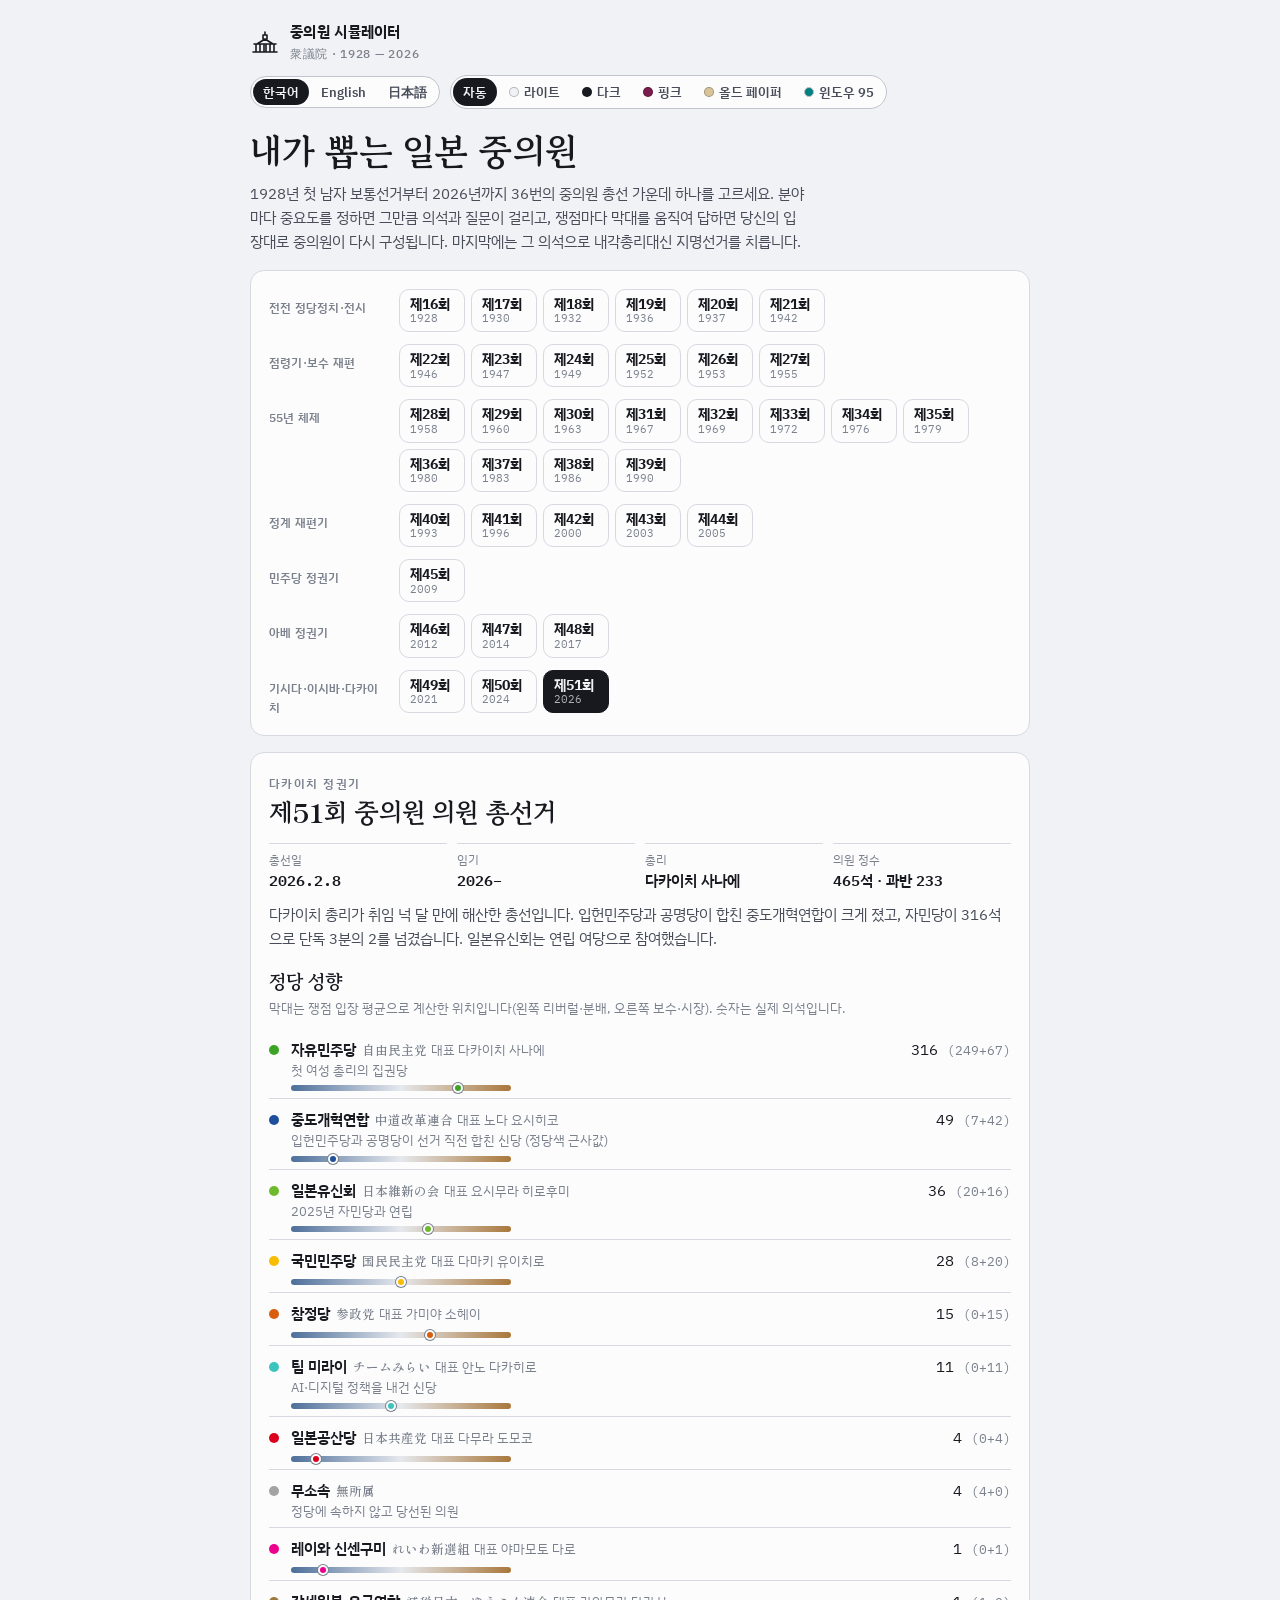
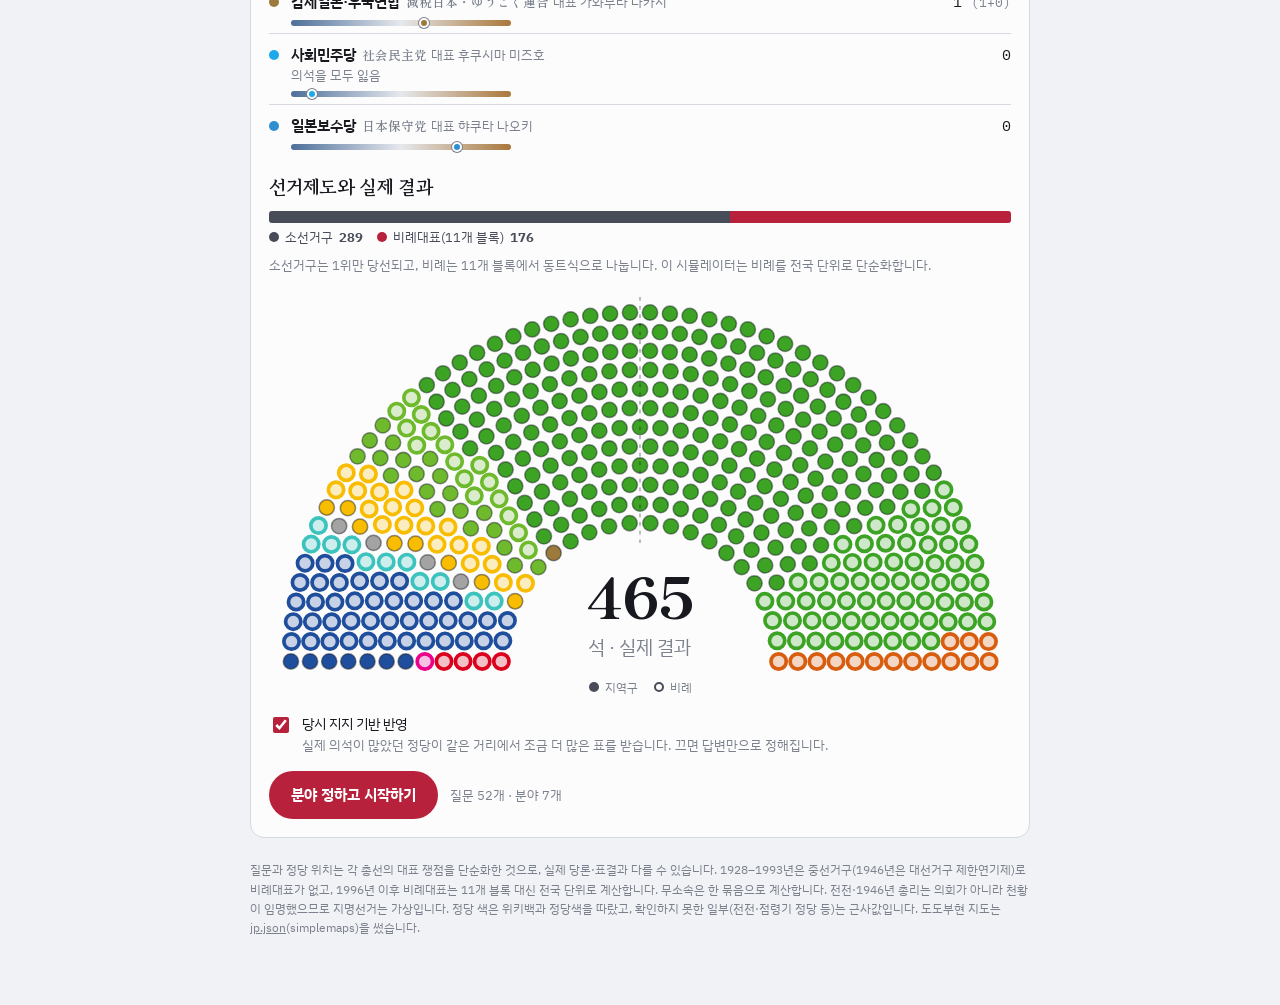
<file: index.html>
<!doctype html>
<html lang="ko">
<head>
<meta charset="utf-8">
<meta name="viewport" content="width=device-width,initial-scale=1,viewport-fit=cover">
<title>중의원 시뮬레이터</title>
<meta name="description" content="1928–2026 일본 중의원 총선 36회를 내 입장으로 다시 치르는 시뮬레이터. 반원 의석, 내각총리대신 지명선거, 도도부현 지도.">
<link rel="alternate" hreflang="ko" href="./">
<link rel="alternate" hreflang="en" href="en.html">
<link rel="alternate" hreflang="ja" href="ja.html">
<link rel="icon" type="image/svg+xml" href="favicon/favicon.svg">
<link rel="preconnect" href="https://fonts.googleapis.com">
<link rel="preconnect" href="https://fonts.gstatic.com" crossorigin>
<link rel="stylesheet" href="https://fonts.googleapis.com/css2?family=IBM+Plex+Sans+KR:wght@400;500;600;700&family=IBM+Plex+Mono:wght@500;600&family=Shippori+Mincho+B1:wght@600;800&family=Gowun+Batang:wght@400;700&family=DotGothic16&display=swap">
<link rel="stylesheet" href="css/style.css?v=9023c475">
</head>
<body>
<!--APP-->
<div class="wrap">
  <div class="top">
    <div class="brand">
      <svg viewBox="0 0 30 24" aria-hidden="true"><path d="M3 22h24M6 22v-8M10 22v-8M14 22v-8M16 22v-8M20 22v-8M24 22v-8M4 14h22M7 14l8-5 8 5M13 9V5h4v4M15 5V2" fill="none" stroke="currentColor" stroke-width="1.6" stroke-linecap="round" stroke-linejoin="round"/></svg>
      <div>중의원 시뮬레이터<small>衆議院 · 1928 — 2026</small></div>
    </div>
    <div class="topr">
      <nav class="lang" aria-label="언어"><a href="./" hreflang="ko" lang="ko" aria-current="page">한국어</a><a href="en.html" hreflang="en" lang="en">English</a><a href="ja.html" hreflang="ja" lang="ja">日本語</a></nav>
      <div class="skin" id="skin" role="group" aria-label="테마">
        <button type="button" data-skin="auto">자동</button>
        <button type="button" data-skin="light"><i style="background:#f1f2f5"></i>라이트</button>
        <button type="button" data-skin="dark"><i style="background:#181b21"></i>다크</button>
        <button type="button" data-skin="pink"><i style="background:#7B1C4F"></i>핑크</button>
        <button type="button" data-skin="paper"><i style="background:#d9c49a"></i>올드 페이퍼</button>
        <button type="button" data-skin="win95"><i style="background:#008080;border-color:#c0c0c0"></i>윈도우 95</button>
      </div>
      <button type="button" class="link" id="toHome" hidden>총선 다시 고르기</button>
    </div>
  </div>
  <main id="app"></main>
  <p class="foot">질문과 정당 위치는 각 총선의 대표 쟁점을 단순화한 것으로, 실제 당론·표결과 다를 수 있습니다. 1928–1993년은 중선거구(1946년은 대선거구 제한연기제)로 비례대표가 없고, 1996년 이후 비례대표는 11개 블록 대신 전국 단위로 계산합니다. 무소속은 한 묶음으로 계산합니다. 전전·1946년 총리는 의회가 아니라 천황이 임명했으므로 지명선거는 가상입니다. 정당 색은 위키백과 정당색을 따랐고, 확인하지 못한 일부(전전·점령기 정당 등)는 근사값입니다. 도도부현 지도는 <a href="https://github.com/Hosain1291/jp-parliament-simulator/blob/main/jp.json" target="_blank" rel="noopener">jp.json</a>(simplemaps)을 썼습니다.</p>
</div>
<script src="js/data-elections-early.js?v=822717ca"></script>
<script src="js/data-elections.js?v=a570783b"></script>
<script src="js/data-questions.js?v=16343914"></script>
<script src="js/data-prefs.js?v=3ec0a9bf"></script>
<script src="js/data-map.js?v=0fb55bd2"></script>
<script src="js/i18n-ko.js?v=014510ab"></script>
<script src="js/i18n-apply.js?v=4cddae73"></script>
<script src="js/engine.js?v=373e9d9b"></script>
<script src="js/card.js?v=2ca61091"></script>
<script src="js/app.js?v=11504789"></script>
<!--/APP-->
</body>
</html>
</file>
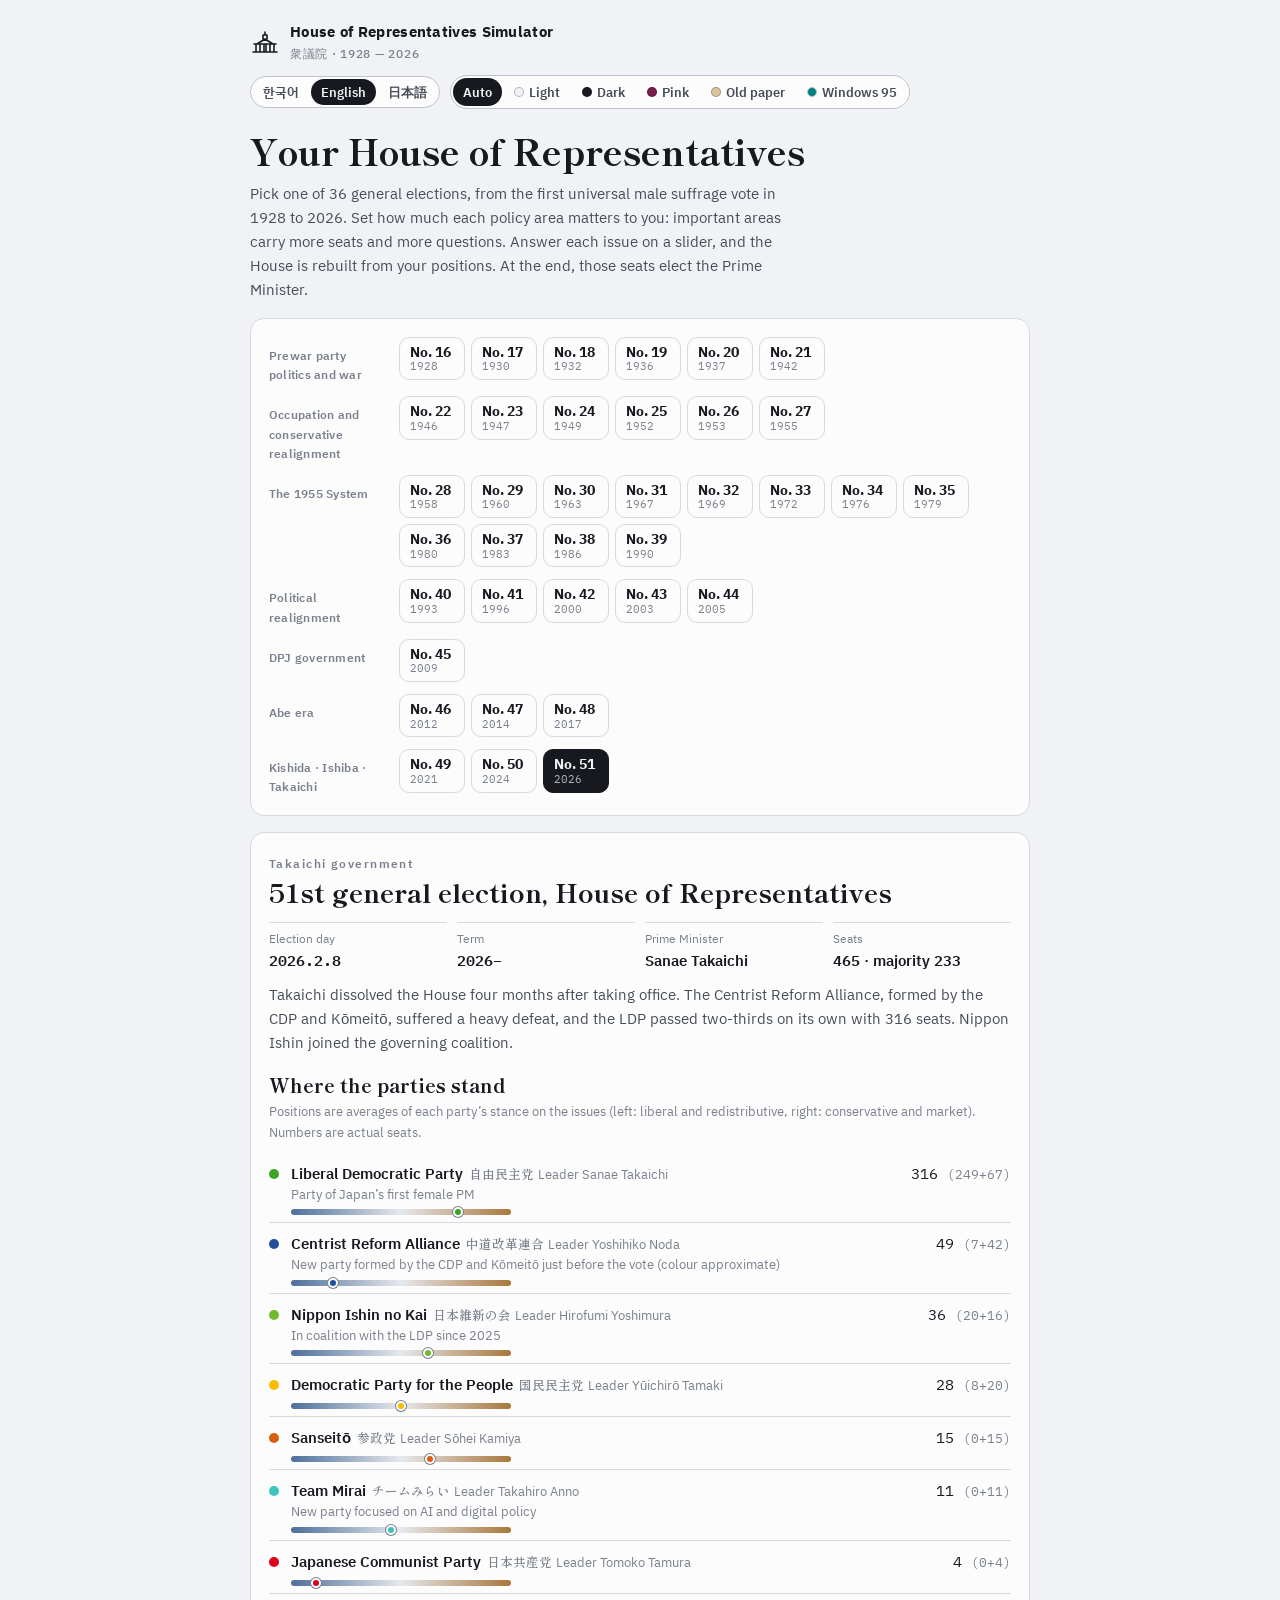
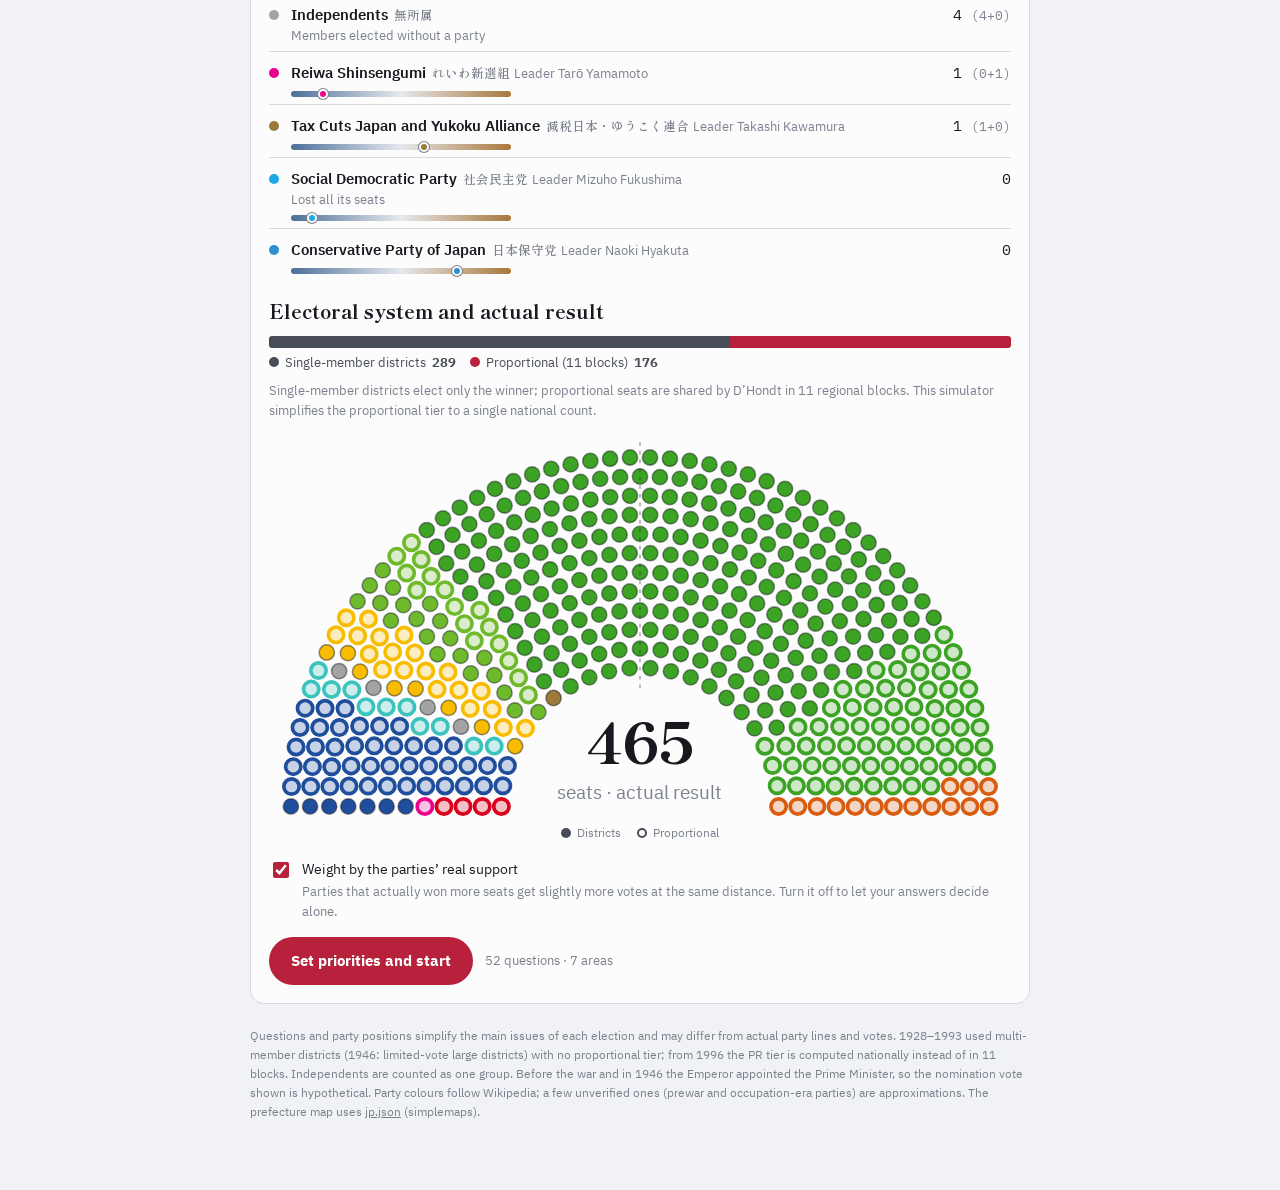
<file: en.html>
<!doctype html>
<html lang="en">
<head>
<meta charset="utf-8">
<meta name="viewport" content="width=device-width,initial-scale=1,viewport-fit=cover">
<title>House of Representatives Simulator</title>
<meta name="description" content="Re-run 36 Japanese general elections (1928–2026) with your own positions: hemicycle seats, the Prime Minister nomination vote and a prefecture map.">
<link rel="alternate" hreflang="ko" href="./">
<link rel="alternate" hreflang="en" href="en.html">
<link rel="alternate" hreflang="ja" href="ja.html">
<link rel="icon" type="image/svg+xml" href="favicon/favicon.svg">
<link rel="preconnect" href="https://fonts.googleapis.com">
<link rel="preconnect" href="https://fonts.gstatic.com" crossorigin>
<link rel="stylesheet" href="https://fonts.googleapis.com/css2?family=IBM+Plex+Sans+KR:wght@400;500;600;700&family=IBM+Plex+Mono:wght@500;600&family=Shippori+Mincho+B1:wght@600;800&family=Gowun+Batang:wght@400;700&family=DotGothic16&display=swap">
<link rel="stylesheet" href="css/style.css?v=9023c475">
</head>
<body>
<!--APP-->
<div class="wrap">
  <div class="top">
    <div class="brand">
      <svg viewBox="0 0 30 24" aria-hidden="true"><path d="M3 22h24M6 22v-8M10 22v-8M14 22v-8M16 22v-8M20 22v-8M24 22v-8M4 14h22M7 14l8-5 8 5M13 9V5h4v4M15 5V2" fill="none" stroke="currentColor" stroke-width="1.6" stroke-linecap="round" stroke-linejoin="round"/></svg>
      <div>House of Representatives Simulator<small>衆議院 · 1928 — 2026</small></div>
    </div>
    <div class="topr">
      <nav class="lang" aria-label="Language"><a href="./" hreflang="ko" lang="ko">한국어</a><a href="en.html" hreflang="en" lang="en" aria-current="page">English</a><a href="ja.html" hreflang="ja" lang="ja">日本語</a></nav>
      <div class="skin" id="skin" role="group" aria-label="Theme">
        <button type="button" data-skin="auto">Auto</button>
        <button type="button" data-skin="light"><i style="background:#f1f2f5"></i>Light</button>
        <button type="button" data-skin="dark"><i style="background:#181b21"></i>Dark</button>
        <button type="button" data-skin="pink"><i style="background:#7B1C4F"></i>Pink</button>
        <button type="button" data-skin="paper"><i style="background:#d9c49a"></i>Old paper</button>
        <button type="button" data-skin="win95"><i style="background:#008080;border-color:#c0c0c0"></i>Windows 95</button>
      </div>
      <button type="button" class="link" id="toHome" hidden>Pick another election</button>
    </div>
  </div>
  <main id="app"></main>
  <p class="foot">Questions and party positions simplify the main issues of each election and may differ from actual party lines and votes. 1928–1993 used multi-member districts (1946: limited-vote large districts) with no proportional tier; from 1996 the PR tier is computed nationally instead of in 11 blocks. Independents are counted as one group. Before the war and in 1946 the Emperor appointed the Prime Minister, so the nomination vote shown is hypothetical. Party colours follow Wikipedia; a few unverified ones (prewar and occupation-era parties) are approximations. The prefecture map uses <a href="https://github.com/Hosain1291/jp-parliament-simulator/blob/main/jp.json" target="_blank" rel="noopener">jp.json</a> (simplemaps).</p>
</div>
<script src="js/data-elections-early.js?v=822717ca"></script>
<script src="js/data-elections.js?v=a570783b"></script>
<script src="js/data-questions.js?v=16343914"></script>
<script src="js/data-prefs.js?v=3ec0a9bf"></script>
<script src="js/data-map.js?v=0fb55bd2"></script>
<script src="js/i18n-en.js?v=3814403b"></script>
<script src="js/i18n-en-data-1.js?v=47942c55"></script>
<script src="js/i18n-en-data-2.js?v=4848a7ee"></script>
<script src="js/i18n-en-q.js?v=fce5b728"></script>
<script src="js/i18n-apply.js?v=4cddae73"></script>
<script src="js/engine.js?v=373e9d9b"></script>
<script src="js/card.js?v=2ca61091"></script>
<script src="js/app.js?v=11504789"></script>
<!--/APP-->
</body>
</html>
</file>
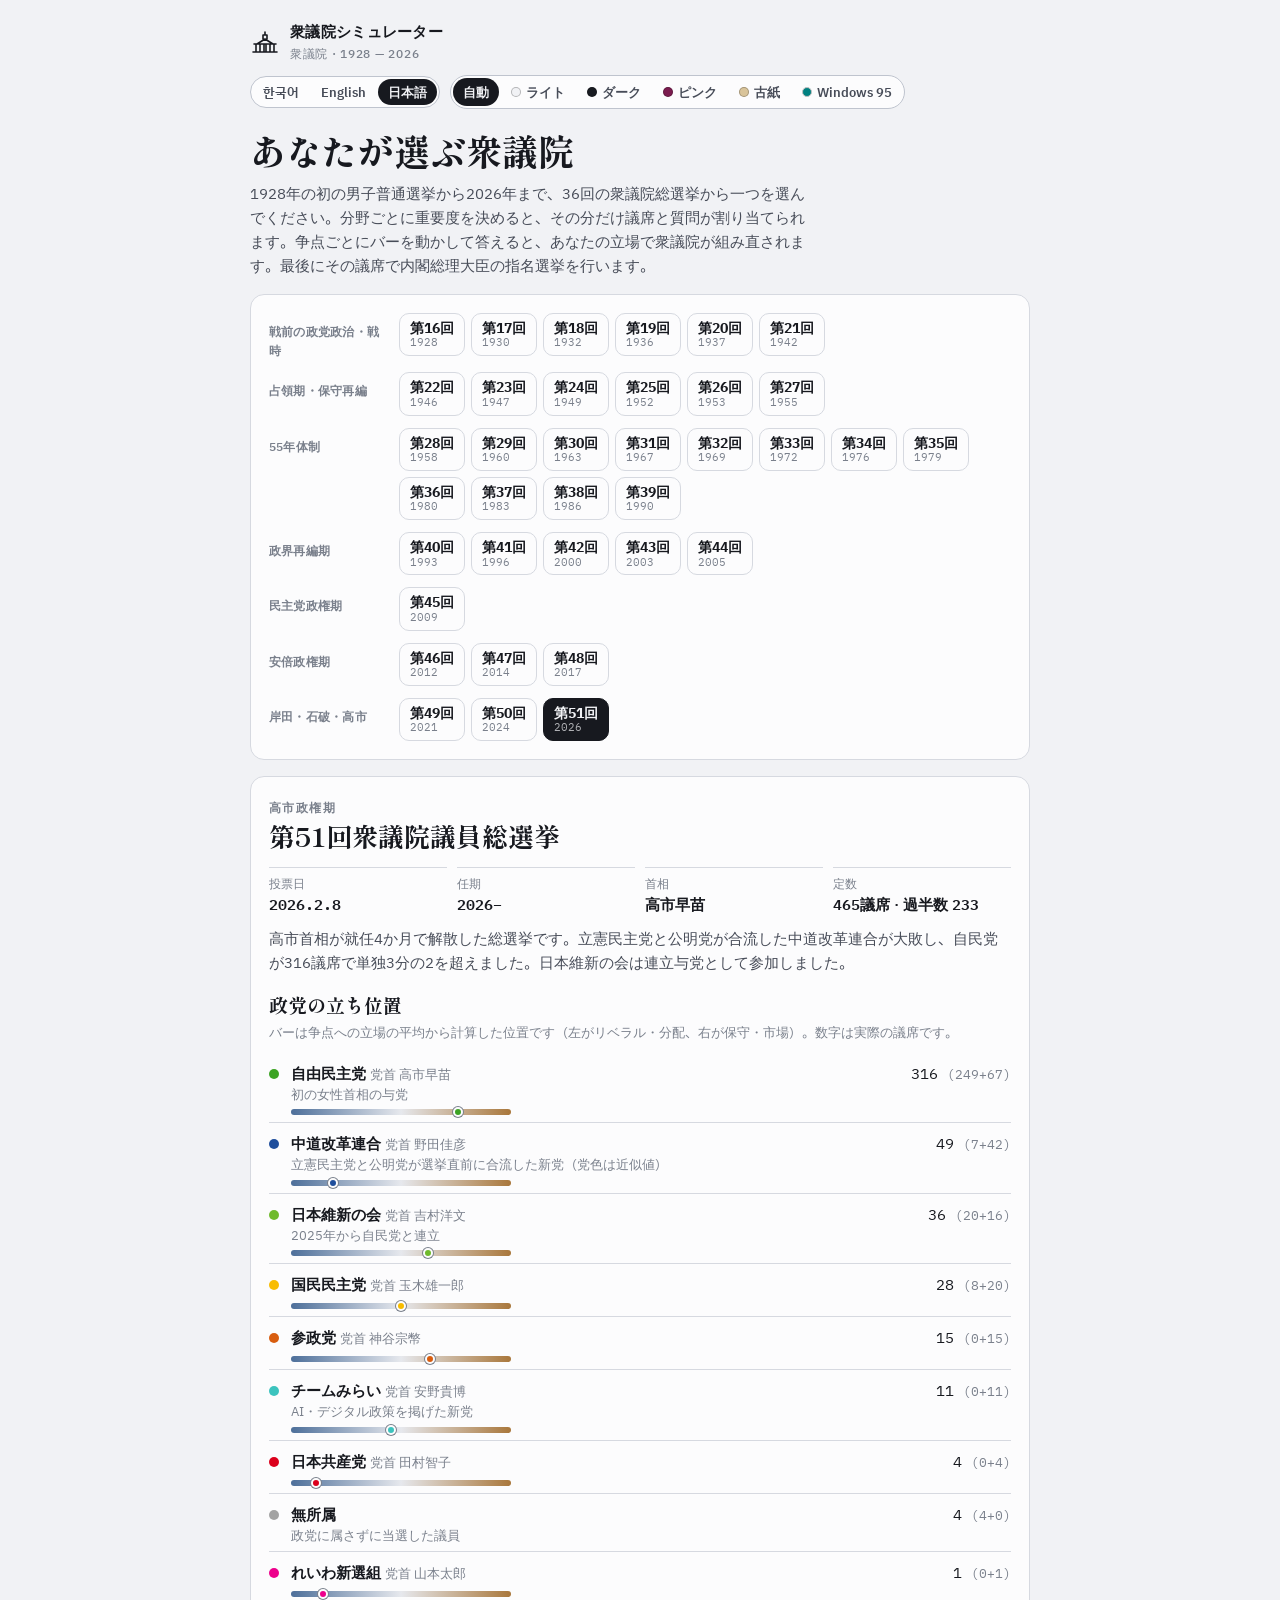
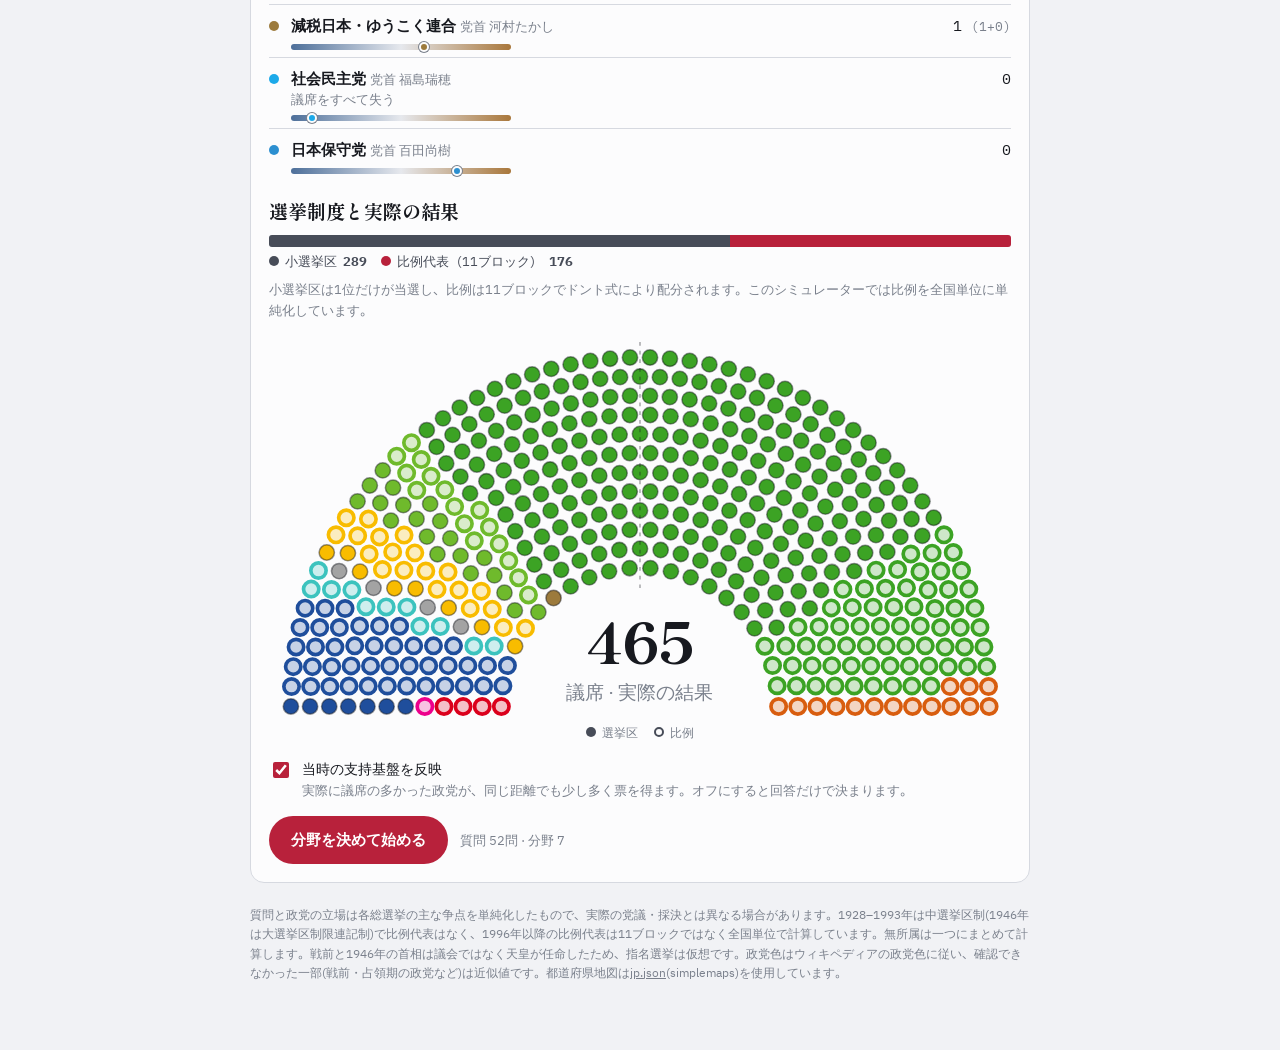
<file: ja.html>
<!doctype html>
<html lang="ja">
<head>
<meta charset="utf-8">
<meta name="viewport" content="width=device-width,initial-scale=1,viewport-fit=cover">
<title>衆議院シミュレーター</title>
<meta name="description" content="1928–2026年の衆議院総選挙36回を自分の立場でやり直すシミュレーター。半円の議席図、内閣総理大臣指名選挙、都道府県地図。">
<link rel="alternate" hreflang="ko" href="./">
<link rel="alternate" hreflang="en" href="en.html">
<link rel="alternate" hreflang="ja" href="ja.html">
<link rel="icon" type="image/svg+xml" href="favicon/favicon.svg">
<link rel="preconnect" href="https://fonts.googleapis.com">
<link rel="preconnect" href="https://fonts.gstatic.com" crossorigin>
<link rel="stylesheet" href="https://fonts.googleapis.com/css2?family=IBM+Plex+Sans+KR:wght@400;500;600;700&family=IBM+Plex+Mono:wght@500;600&family=Shippori+Mincho+B1:wght@600;800&family=Gowun+Batang:wght@400;700&family=DotGothic16&display=swap">
<link rel="stylesheet" href="css/style.css?v=9023c475">
</head>
<body>
<!--APP-->
<div class="wrap">
  <div class="top">
    <div class="brand">
      <svg viewBox="0 0 30 24" aria-hidden="true"><path d="M3 22h24M6 22v-8M10 22v-8M14 22v-8M16 22v-8M20 22v-8M24 22v-8M4 14h22M7 14l8-5 8 5M13 9V5h4v4M15 5V2" fill="none" stroke="currentColor" stroke-width="1.6" stroke-linecap="round" stroke-linejoin="round"/></svg>
      <div>衆議院シミュレーター<small>衆議院 · 1928 — 2026</small></div>
    </div>
    <div class="topr">
      <nav class="lang" aria-label="言語"><a href="./" hreflang="ko" lang="ko">한국어</a><a href="en.html" hreflang="en" lang="en">English</a><a href="ja.html" hreflang="ja" lang="ja" aria-current="page">日本語</a></nav>
      <div class="skin" id="skin" role="group" aria-label="テーマ">
        <button type="button" data-skin="auto">自動</button>
        <button type="button" data-skin="light"><i style="background:#f1f2f5"></i>ライト</button>
        <button type="button" data-skin="dark"><i style="background:#181b21"></i>ダーク</button>
        <button type="button" data-skin="pink"><i style="background:#7B1C4F"></i>ピンク</button>
        <button type="button" data-skin="paper"><i style="background:#d9c49a"></i>古紙</button>
        <button type="button" data-skin="win95"><i style="background:#008080;border-color:#c0c0c0"></i>Windows 95</button>
      </div>
      <button type="button" class="link" id="toHome" hidden>総選挙を選び直す</button>
    </div>
  </div>
  <main id="app"></main>
  <p class="foot">質問と政党の立場は各総選挙の主な争点を単純化したもので、実際の党議・採決とは異なる場合があります。1928–1993年は中選挙区制(1946年は大選挙区制限連記制)で比例代表はなく、1996年以降の比例代表は11ブロックではなく全国単位で計算しています。無所属は一つにまとめて計算します。戦前と1946年の首相は議会ではなく天皇が任命したため、指名選挙は仮想です。政党色はウィキペディアの政党色に従い、確認できなかった一部(戦前・占領期の政党など)は近似値です。都道府県地図は<a href="https://github.com/Hosain1291/jp-parliament-simulator/blob/main/jp.json" target="_blank" rel="noopener">jp.json</a>(simplemaps)を使用しています。</p>
</div>
<script src="js/data-elections-early.js?v=822717ca"></script>
<script src="js/data-elections.js?v=a570783b"></script>
<script src="js/data-questions.js?v=16343914"></script>
<script src="js/data-prefs.js?v=3ec0a9bf"></script>
<script src="js/data-map.js?v=0fb55bd2"></script>
<script src="js/i18n-ja.js?v=0b36c58c"></script>
<script src="js/i18n-ja-data-1.js?v=338e797c"></script>
<script src="js/i18n-ja-data-2.js?v=31cfe8c3"></script>
<script src="js/i18n-ja-q.js?v=43867581"></script>
<script src="js/i18n-apply.js?v=4cddae73"></script>
<script src="js/engine.js?v=373e9d9b"></script>
<script src="js/card.js?v=2ca61091"></script>
<script src="js/app.js?v=11504789"></script>
<!--/APP-->
</body>
</html>
</file>
<file: css/style.css>
/* 레이아웃: 국회 시뮬레이터와 같은 한 줄 기록부형 — 위에 반원 의석, 아래로 안건이 이어지고, 미디어 플레이어 같은 막대로 입장을 정합니다.
   테마(data-skin): 없음=자동(기기 라이트/다크) · light · dark · pink(#7B1C4F) · paper(올드 페이퍼) · win95(윈도우 95) */
:root{
  --bg:#f1f2f5; --surface:#fcfcfd; --sunk:#e6e8ed; --line:#d6d9e0; --line2:#bfc4ce;
  --ink:#17191f; --ink2:#474c58; --ink3:#7a808c;
  --accent:#b8213b; --accent-ink:#ffffff; --gold:#9a7a2e;
  --ok:#2f7d4f; --warn:#b4552d; --pa:#4d6f9a; --pb:#a9773b; --link:#2f5fb3;
  --seat-edge:rgba(20,22,28,.45); --radius:14px;
  --f-display:"Shippori Mincho B1","Gowun Batang","Noto Serif KR",serif;
  --f-body:"IBM Plex Sans KR","Apple SD Gothic Neo","Malgun Gothic",sans-serif;
  --f-mono:"IBM Plex Mono",ui-monospace,monospace;
  color-scheme:light;
}
@media (prefers-color-scheme: dark){:root:not([data-theme="light"]):not([data-skin]){
  --bg:#101216; --surface:#181b21; --sunk:#13151a; --line:#2a2e37; --line2:#383d48;
  --ink:#e7e9ee; --ink2:#a9aebb; --ink3:#747a87; --accent:#f07a8e; --accent-ink:#101216; --gold:#c9a866;
  --ok:#6cc08f; --warn:#e08a63; --pa:#86a6d4; --pb:#d4a165; --link:#8ab4f8; --seat-edge:rgba(255,255,255,.6); color-scheme:dark}}
:root[data-theme="dark"]:not([data-skin]),html:root[data-skin="dark"]{
  --bg:#101216; --surface:#181b21; --sunk:#13151a; --line:#2a2e37; --line2:#383d48;
  --ink:#e7e9ee; --ink2:#a9aebb; --ink3:#747a87; --accent:#f07a8e; --accent-ink:#101216; --gold:#c9a866;
  --ok:#6cc08f; --warn:#e08a63; --pa:#86a6d4; --pb:#d4a165; --link:#8ab4f8; --seat-edge:rgba(255,255,255,.6); color-scheme:dark}
html:root[data-skin="light"]{color-scheme:light}
/* 핑크: 일본 전통색 #7B1C4F(紫紅) */
html:root[data-skin="pink"]{--bg:#f8ecf1; --surface:#fffafc; --sunk:#f1dce5; --line:#e6c4d3; --line2:#d4a6bb; --ink:#2b0a1b; --ink2:#5c3048; --ink3:#8f6178;
  --accent:#7B1C4F; --accent-ink:#ffffff; --gold:#9a6a2c; --ok:#2f7d4f; --warn:#b4452d; --pa:#5a5f9e; --pb:#b07a35; --link:#7B1C4F; --seat-edge:rgba(60,10,35,.45); --radius:18px; color-scheme:light}
html:root[data-skin="pink"] body{background:radial-gradient(ellipse at 15% 0%,rgba(123,28,79,.10),transparent 55%),var(--bg)}
html:root[data-skin="paper"]{--bg:#ece0c4; --surface:#f7efd9; --sunk:#e4d5b3; --line:#d3bf95; --line2:#bfa678; --ink:#3a2814; --ink2:#5e472b; --ink3:#8a7352;
  --accent:#7a2e1d; --accent-ink:#fbf3df; --gold:#9a7330; --ok:#4d6b2f; --warn:#a5462a; --pa:#4f6a78; --pb:#9a6a2c; --link:#7a3b17; --seat-edge:rgba(58,40,20,.6); --radius:4px; color-scheme:light;
  --f-display:"Shippori Mincho B1","Gowun Batang",serif; --f-body:"Gowun Batang","Shippori Mincho B1",serif}
html:root[data-skin="paper"] body{background:radial-gradient(ellipse at 20% 10%,rgba(255,250,235,.55),transparent 60%),radial-gradient(ellipse at 80% 90%,rgba(150,110,50,.12),transparent 55%),var(--bg)}
html:root[data-skin="win95"]{--bg:#008080; --surface:#c0c0c0; --sunk:#ffffff; --line:#808080; --line2:#404040; --ink:#000000; --ink2:#202020; --ink3:#404040;
  --accent:#000080; --accent-ink:#ffffff; --gold:#808000; --ok:#006400; --warn:#a00000; --pa:#000080; --pb:#808000; --link:#0000ee; --seat-edge:#000000; --radius:0; color-scheme:light;
  --f-display:"DotGothic16","Gulim","Tahoma",sans-serif; --f-body:"Tahoma","Gulim","Dotum",sans-serif; --f-mono:"DotGothic16","Courier New",monospace}

*{box-sizing:border-box}
body{background:var(--bg);color:var(--ink);font-family:var(--f-body);font-size:15px;line-height:1.6;margin:0;padding:0 16px;-webkit-font-smoothing:antialiased}
.wrap{max-width:780px;margin:0 auto;padding-block:20px 56px}
button,select,input{font:inherit;color:inherit}
button{cursor:pointer}
button:focus-visible,[tabindex]:focus-visible,select:focus-visible{outline:2px solid var(--accent);outline-offset:2px}
h1,h2,h3,h4{font-family:var(--f-display);font-weight:800;line-height:1.3;text-wrap:balance;margin:0}
h3{font-size:19px}
.num{font-family:var(--f-mono);font-variant-numeric:tabular-nums}
.hint{color:var(--ink3);font-size:13px;margin:0}
.sub{margin:4px 0 12px}
.eyebrow{font-size:12px;letter-spacing:.12em;color:var(--ink3);font-weight:600}
.dot{display:inline-block;width:10px;height:10px;border-radius:50%;flex:none}
.ring{display:inline-block;width:10px;height:10px;border-radius:50%;flex:none;border:2px solid var(--ink2)}
.stack{display:grid;gap:16px}
.box{background:var(--surface);border:1px solid var(--line);border-radius:var(--radius);padding:18px;min-width:0}

/* 머리말 */
.top{display:flex;align-items:center;justify-content:space-between;gap:12px;margin-bottom:18px;flex-wrap:wrap}
.brand{display:flex;align-items:center;gap:10px;font-weight:700;letter-spacing:.02em}
.brand svg{width:30px;height:24px;flex:none}
.brand small{display:block;font-weight:500;color:var(--ink3);font-size:12px;letter-spacing:.06em}
.topr{display:flex;align-items:center;gap:10px;flex-wrap:wrap;justify-content:flex-end}
.skin{display:inline-flex;flex-wrap:wrap;justify-content:center;border:1px solid var(--line2);border-radius:18px;padding:2px;gap:2px;background:var(--surface);max-width:100%}
.skin button{white-space:nowrap;border:0;background:transparent;border-radius:999px;padding:4px 10px;font-size:12.5px;font-weight:600;color:var(--ink2);display:inline-flex;align-items:center;gap:5px}
.skin button i{width:10px;height:10px;border-radius:50%;border:1px solid rgba(0,0,0,.25);display:inline-block}
.skin button[aria-pressed="true"]{background:var(--ink);color:var(--bg)}
.link{background:none;border:0;padding:4px 0;color:var(--ink2);font-weight:600;font-size:14px}
.link:hover{color:var(--accent)}
.cta{background:var(--accent);color:var(--accent-ink);border:0;border-radius:999px;padding:12px 22px;font-weight:700;font-size:15px}
.cta.ghost{background:transparent;color:var(--ink);border:1px solid var(--line2)}
.cta:disabled{opacity:.4;cursor:default}
.launch{display:flex;flex-wrap:wrap;align-items:center;gap:12px}
.launch span{color:var(--ink3);font-size:13px}

/* 1. 총선 고르기 */
.intro h1{font-size:clamp(26px,6vw,36px)}
.intro p{color:var(--ink2);max-width:62ch;margin:8px 0 0}
.eras{display:grid;gap:12px}
.era{display:grid;grid-template-columns:120px 1fr;gap:10px;align-items:start}
.era>span{font-size:12px;color:var(--ink3);font-weight:600;padding-top:9px;letter-spacing:.02em}
.era .row{display:flex;flex-wrap:wrap;gap:6px}
.asm{border:1px solid var(--line);background:var(--surface);border-radius:10px;padding:5px 10px;display:grid;line-height:1.25;text-align:left;min-width:66px}
.asm b{font-size:14px}
.asm small{font-family:var(--f-mono);font-size:11px;color:var(--ink3)}
.asm[aria-pressed="true"]{background:var(--ink);color:var(--bg);border-color:var(--ink)}
.asm[aria-pressed="true"] small{color:inherit;opacity:.7}
@media (max-width:520px){.era{grid-template-columns:1fr;gap:4px}.era>span{padding-top:0}}
.detail h2{font-size:26px}
.facts{display:grid;grid-template-columns:repeat(auto-fit,minmax(140px,1fr));gap:10px;margin:14px 0 4px}
.facts div{border-top:1px solid var(--line);padding-top:6px}
.facts dt{font-size:12px;color:var(--ink3)}
.facts dd{margin:0;font-weight:600}
.desc{color:var(--ink2);margin:10px 0 0}
.sysbar{display:flex;height:12px;border-radius:3px;overflow:hidden;margin:12px 0 4px;background:var(--sunk)}
.sysbar span{height:100%}
.syslg{display:flex;flex-wrap:wrap;gap:4px 14px;font-size:12.5px;color:var(--ink2)}
.syslg span{display:flex;gap:6px;align-items:center}
.plist{display:grid;gap:2px;margin-top:6px}
.prow{display:grid;grid-template-columns:12px 1fr auto;gap:10px;align-items:baseline;padding:7px 0;border-bottom:1px solid var(--line)}
.prow:last-child{border-bottom:0}
.prow b{font-weight:600}
.prow small{display:block;color:var(--ink3);font-size:12.5px;line-height:1.4}
.prow .ja{font-family:var(--f-display);color:var(--ink3);font-size:12.5px;margin-left:6px;font-weight:600}
.lean{position:relative;height:6px;border-radius:3px;background:linear-gradient(90deg,var(--pa),var(--sunk) 50%,var(--pb));margin-top:6px;max-width:220px}
.lean i{position:absolute;top:50%;width:10px;height:10px;margin:-5px 0 0 -5px;border-radius:50%;border:2px solid var(--surface);box-shadow:0 0 0 1px var(--ink3)}
.opts{display:grid;gap:10px;margin-top:4px}
.chk{display:flex;gap:10px;align-items:flex-start;font-size:14px}
.chk input{margin-top:4px;accent-color:var(--accent);width:16px;height:16px;flex:none}
.chk small{display:block;color:var(--ink3);font-size:12.5px}

/* 반원 의석 (부채꼴 arch) */
.hemi svg{width:100%;height:auto;display:block}
.hemi .seat{transform-box:fill-box;transform-origin:center;transition:fill .5s ease,stroke .5s ease}
.hemi .big{font-family:var(--f-display);font-weight:800;font-size:46px;fill:var(--ink)}
.hemi .sm{font-size:15px;fill:var(--ink3)}
.hemi .mj{stroke:var(--ink);stroke-dasharray:3 4;opacity:.45}
.hlg{display:flex;justify-content:center;flex-wrap:wrap;gap:4px 16px;font-size:12px;color:var(--ink3);margin-top:4px}
.hlg span{display:flex;gap:6px;align-items:center}
.hemi .seat.s-in{animation:seatIn .55s cubic-bezier(.3,1.6,.5,1) backwards}
.hemi .seat.s-out{animation:seatOut .65s ease backwards}
.hemi .seat.s-sw{animation:seatSw .8s ease-in-out backwards}
@keyframes seatIn{0%{transform:scale(0);opacity:0}100%{transform:scale(1);opacity:1}}
@keyframes seatOut{0%{transform:scale(1.2)}45%{transform:scale(.2)}100%{transform:scale(1)}}
@keyframes seatSw{0%{fill:var(--old);transform:scale(1.15)}42%{fill:var(--old);transform:scale(.12)}43%{fill:var(--new);transform:scale(.12)}75%{transform:scale(1.15)}100%{fill:var(--new);transform:scale(1)}}
.popin{animation:seatIn .5s cubic-bezier(.3,1.6,.5,1) backwards;display:inline-block}

/* 2. 분야 중요도 */
.lead{color:var(--ink2);margin:6px 0 0;max-width:62ch}
.seg5{display:grid;grid-template-columns:repeat(5,1fr);border:1px solid var(--line2);border-radius:10px;overflow:hidden}
.seg5 button{border:0;border-right:1px solid var(--line);background:transparent;padding:8px 2px;font-size:12.5px;font-weight:600;color:var(--ink2);line-height:1.2}
.seg5 button:last-child{border-right:0}
.seg5 button[aria-checked="true"]{background:var(--ink);color:var(--bg)}
.seg5.mini{max-width:420px}
.seg5.mini button{padding:5px 2px;font-size:11.5px}
.frow{display:grid;gap:8px;padding:14px 0;border-bottom:1px solid var(--line)}
.frow:first-child{padding-top:0}
.frow:last-child{border-bottom:0;padding-bottom:0}
.frow .fh{display:flex;justify-content:space-between;align-items:flex-start;gap:10px}
.frow .fh small{display:block;color:var(--ink3);font-size:12.5px;font-weight:400;margin-top:2px}
.fseats{font-family:var(--f-mono);font-weight:700;font-size:16px;text-align:right;white-space:nowrap}
.fseats small{display:block;font-family:var(--f-body);color:var(--ink3);font-weight:500;font-size:12px}
.frow.off .fchip,.frow.off .fseats{opacity:.5}
.fchip{display:inline-flex;align-items:center;gap:6px;font-size:14px;font-weight:700;color:var(--ink)}
.fbar{display:flex;height:14px;border-radius:4px;overflow:hidden;background:var(--sunk);margin:6px 0 4px}
.fbar span{height:100%}

/* 3. 질문 */
.qhead{display:flex;justify-content:space-between;align-items:center;gap:10px}
.prog{display:grid;grid-auto-flow:column;gap:3px;margin:14px 0 18px}
.prog i{height:4px;border-radius:2px;background:var(--line)}
.prog i.done{background:var(--accent)}
.prog i.skip{background:var(--line2)}
.prog i.cur{background:var(--ink)}
.stakebox{display:flex;flex-wrap:wrap;gap:6px 14px;align-items:center;background:var(--surface);border:1px solid var(--line);border-radius:12px;padding:10px 12px;font-size:13px;color:var(--ink2)}
.stakebox b{color:var(--ink);font-family:var(--f-mono)}
.qmeta{display:flex;gap:10px;align-items:center;font-size:13px;color:var(--ink3);flex-wrap:wrap}
.qmeta b{color:var(--ink2)}
.qtitle{font-size:clamp(24px,6vw,32px);margin:6px 0 16px}
.poles{display:grid;grid-template-columns:1fr 1fr;gap:10px}
.pole{text-align:left;background:var(--surface);border:1px solid var(--line);border-radius:12px;padding:12px 13px;display:grid;gap:6px;align-content:start;transition:opacity .2s,border-color .2s;opacity:var(--o,1);min-width:0}
.pole.r{text-align:right}
.pole .pn{display:flex;gap:7px;align-items:center;font-size:13px;font-weight:700;color:var(--ink2)}
.pole.r .pn{justify-content:flex-end}
.pole .pn i{width:10px;height:10px;border-radius:50%;background:var(--pc);flex:none}
.pole .ps{font-size:15px;line-height:1.45;font-weight:500}
.pole.on{border-color:var(--pc);box-shadow:inset 0 0 0 1px var(--pc)}
.pole em{font-style:normal;font-family:var(--f-mono);font-size:11px;color:var(--ink3)}
.player{margin-top:20px;background:var(--surface);border:1px solid var(--line);border-radius:16px;padding:22px 18px 16px}
.track{position:relative;height:44px;touch-action:none;cursor:pointer;margin:18px 6px 0}
.rail{position:absolute;left:0;right:0;top:50%;height:8px;margin-top:-4px;border-radius:4px;background:var(--sunk);box-shadow:inset 0 0 0 1px var(--line)}
.fill{position:absolute;top:50%;height:8px;margin-top:-4px;border-radius:4px;background:var(--fc,var(--accent))}
.tick{position:absolute;top:50%;width:1px;height:14px;margin-top:-7px;background:var(--line2)}
.tick.c{height:22px;margin-top:-11px;background:var(--ink3)}
.thumb{position:absolute;top:50%;width:24px;height:24px;margin:-12px 0 0 -12px;border-radius:50%;background:var(--surface);border:3px solid var(--fc,var(--ink3));box-shadow:0 1px 4px rgba(0,0,0,.25)}
.track:not(.set) .thumb{border-style:dashed}
.bubble{position:absolute;bottom:100%;transform:translateX(-50%);margin-bottom:-2px;font-family:var(--f-mono);font-size:11px;font-weight:600;background:var(--ink);color:var(--bg);border-radius:6px;padding:1px 6px;white-space:nowrap;pointer-events:none}
.track:not(.set) .bubble{opacity:0}
.track.anim .thumb,.track.anim .fill,.track.anim .bubble{transition:left .18s ease,width .18s ease}
.time{display:flex;justify-content:space-between;gap:10px;font-size:12px;color:var(--ink3);margin-top:4px}
.read{text-align:center;font-weight:600;color:var(--ink);margin:10px 0 0;min-height:1.6em}
.controls{display:flex;align-items:center;justify-content:center;gap:12px;margin-top:14px}
.ic{width:46px;height:46px;border-radius:50%;border:1px solid var(--line2);background:transparent;display:grid;place-items:center;padding:0;font-weight:700}
.ic svg{width:18px;height:18px;fill:currentColor}
.ic:disabled{opacity:.35;cursor:default}
.play{padding:0 22px;height:52px;border-radius:999px;background:var(--accent);color:var(--accent-ink);border:0;display:flex;gap:8px;align-items:center;font-weight:700}
.play svg{width:16px;height:16px;fill:currentColor}
.play:disabled{opacity:.4;cursor:default}
.kbd{font-size:12px;color:var(--ink3);text-align:center;margin-top:10px}
.lv{display:flex;flex-wrap:wrap;justify-content:center;gap:4px 14px;font-size:12.5px;color:var(--ink2);margin-top:6px}
.lv span{display:inline-flex;align-items:center;gap:5px}
.lv b{font-family:var(--f-mono);color:var(--ink)}
.lv em{font-style:normal;font-family:var(--f-mono);font-size:11.5px;font-weight:700;padding:0 5px;border-radius:999px}
.lv em.up{color:var(--ok);background:color-mix(in srgb,var(--ok) 14%,transparent)}
.lv em.down{color:var(--warn);background:color-mix(in srgb,var(--warn) 14%,transparent)}
@media (max-width:480px){.poles{grid-template-columns:1fr}.pole.r{text-align:left}.pole.r .pn{justify-content:flex-start}.pole.r .pn i{order:-1}.box{padding:15px}.seg5 button{font-size:11.5px}}

/* 4. 분야별 발표 */
.brow{display:grid;grid-template-columns:12px 1fr auto auto;gap:10px;align-items:center;padding:7px 0;border-bottom:1px solid var(--line);font-size:14px}
.brow .add{font-family:var(--f-mono);font-size:13px;color:var(--ok);min-width:40px;text-align:right;font-weight:700}
.brow .add.zero{color:var(--ink3)}
.brow .add.neg{color:var(--warn)}
.brow .cum{font-family:var(--f-mono);font-weight:700;min-width:36px;text-align:right}
.brow .bar{height:6px;border-radius:3px;background:var(--sunk);margin-top:4px;overflow:hidden}
.brow .bar span{display:block;height:100%;transition:width .8s cubic-bezier(.2,.8,.2,1)}

/* 5. 결과 */
.rhead h2{font-size:clamp(26px,6vw,34px)}
.pills{display:flex;flex-wrap:wrap;gap:6px;margin-bottom:10px}
.pill{font-size:12px;font-weight:600;border:1px solid var(--line2);border-radius:999px;padding:2px 10px;color:var(--ink2)}
.pill.strong{background:var(--ink);color:var(--bg);border-color:var(--ink)}
.pill.ok{border-color:var(--ok);color:var(--ok)}
.seg{display:inline-flex;border:1px solid var(--line2);border-radius:999px;padding:3px;gap:2px;flex-wrap:wrap}
.seg button{border:0;background:transparent;border-radius:999px;padding:6px 14px;font-size:13px;font-weight:600;color:var(--ink2)}
.seg button[aria-pressed="true"]{background:var(--ink);color:var(--bg)}
.tw{overflow-x:auto;margin-top:8px}
.tbl{width:100%;border-collapse:collapse;font-size:14px;min-width:420px}
.tbl th{font-size:12px;color:var(--ink3);font-weight:600;text-align:right;padding:6px 4px;border-bottom:1px solid var(--line2);white-space:nowrap}
.tbl th:first-child{text-align:left}
.tbl td{padding:8px 4px;border-bottom:1px solid var(--line);text-align:right;font-family:var(--f-mono);font-variant-numeric:tabular-nums}
.tbl td:first-child{text-align:left;font-family:var(--f-body)}
.tbl td:first-child span{display:flex;gap:8px;align-items:center}
.up{color:var(--ok)} .down{color:var(--warn)}
/* 총리 지명선거 */
.pm{width:100%;border-collapse:collapse;font-size:14px;min-width:460px}
.pm th{font-size:12px;color:var(--ink3);font-weight:600;text-align:left;padding:6px 6px;border-bottom:1px solid var(--line2);white-space:nowrap}
.pm th.r,.pm td.r{text-align:right}
.pm td{padding:9px 6px;border-bottom:1px solid var(--line);vertical-align:middle}
.pm tr.win td{background:color-mix(in srgb,var(--accent) 8%,transparent)}
.pm .who{display:flex;gap:10px;align-items:center}
.pm .ph{width:34px;height:42px;border-radius:6px;display:grid;place-items:center;color:#fff;font-family:var(--f-display);font-weight:800;font-size:16px;flex:none;text-shadow:0 1px 2px rgba(0,0,0,.35)}
.pm .jn{font-family:var(--f-display);font-weight:800;font-size:16px;line-height:1.2}
.pm .kn{font-size:12px;color:var(--ink3)}
.pm .bk{font-size:12px;color:var(--ink3)}
.pm .vb{position:relative;height:10px;border-radius:5px;background:var(--sunk);min-width:90px;overflow:hidden}
.pm .vb span{position:absolute;left:0;top:0;bottom:0;border-radius:5px}
.pm .vb em{position:absolute;top:-2px;bottom:-2px;width:2px;background:var(--ink)}
.badge{display:inline-block;font-size:11px;font-weight:700;padding:1px 8px;border-radius:999px;background:var(--accent);color:var(--accent-ink);white-space:nowrap}
.vote{margin:10px 0 0;font-size:14px;color:var(--ink2)}
.vote b{color:var(--ink)}
.plan{display:grid;grid-template-columns:repeat(auto-fill,minmax(240px,1fr));gap:6px 14px;margin-top:10px}
.plan label{display:grid;grid-template-columns:12px minmax(0,1fr) auto;gap:8px;align-items:center;font-size:13px}
.plan select,.in{font-size:12.5px;padding:4px 6px;border:1px solid var(--line2);border-radius:8px;background:var(--bg);max-width:170px;min-width:0}
details.how summary,details.mv summary{cursor:pointer;font-weight:700;font-size:14px}
details.how p{color:var(--ink2);font-size:14px;margin:10px 0 0}
/* 위키백과식 인포박스 */
.wb-wrap{overflow-x:auto}
.wb{width:100%;max-width:440px;min-width:300px;margin:0 auto;border-collapse:collapse;background:var(--sunk);border:1px solid var(--line2);font-size:13px;line-height:1.45;color:var(--ink)}
.wb td,.wb th{padding:4px 6px;text-align:center;vertical-align:middle}
.wb .wb-title{font-size:17px;font-weight:700;padding:10px 8px 8px;line-height:1.3}
.wb .wb-title div{font-size:12px;font-weight:500;color:var(--ink3);margin-top:2px}
.wb th[scope="row"]{text-align:left;font-weight:700;white-space:nowrap;width:1%}
.wb .wb-r{text-align:left}
.wb .wb-hr{padding:0;border-top:1px solid var(--line2);height:0}
.wb-flag{width:72px;height:auto;border:1px solid var(--line2);display:block;margin:0 auto}
.wb-nav{display:flex;justify-content:space-between;align-items:center;gap:6px;border-top:1px solid var(--line2);border-bottom:1px solid var(--line2);padding:6px 0}
.wb-nav span{min-width:60px}
.wb-nav span:last-child{text-align:right}
.wb-a{background:none;border:0;padding:0;color:var(--link);font-size:13px}
.wb-ph{aspect-ratio:3/4;max-width:92px;margin:0 auto;background:linear-gradient(160deg,color-mix(in srgb,var(--c) 70%,#ffffff),var(--c));display:grid;place-items:center;border:1px solid var(--line2)}
.wb-ph span{font-family:var(--f-display);font-weight:800;font-size:22px;color:#ffffff;text-shadow:0 1px 2px rgba(0,0,0,.35)}
.wb .hemi{max-width:300px;margin:4px auto 0}
.wb-cap{font-size:12px;color:var(--ink3);padding-bottom:4px}
/* 지도 */
.mapw{display:grid;grid-template-columns:minmax(0,1.3fr) minmax(0,1fr);gap:14px;align-items:start}
@media (max-width:640px){.mapw{grid-template-columns:minmax(0,1fr)}}
.map svg{width:100%;height:auto;display:block}
.map path{stroke:var(--surface);stroke-width:.6;cursor:pointer}
.map path:hover{stroke:var(--ink);stroke-width:1.2}
.map path.sel{stroke:var(--ink);stroke-width:1.8}
.map .inset{fill:none;stroke:var(--line2);stroke-dasharray:3 3}
.map text{fill:var(--ink3);font-size:11px}
.pd h4{font-size:21px}
.pd .meta{color:var(--ink3);font-size:12.5px;margin:2px 0 8px}
.pd .wbar{display:flex;height:12px;border-radius:3px;overflow:hidden;background:var(--sunk);margin:6px 0}
.pd .wbar span{height:100%}
/* 정족수·연립 */
.thr{display:grid;gap:10px}
.thr .t{display:grid;grid-template-columns:1fr auto;gap:4px 10px;align-items:baseline}
.thr .t b{font-weight:600}
.thr .t small{grid-column:1/-1;color:var(--ink3);font-size:12.5px}
.meter{position:relative;height:14px;border-radius:4px;background:var(--sunk);display:flex;overflow:hidden;margin:4px 0 2px}
.meter span{height:100%}
.mk{position:absolute;top:-2px;bottom:-2px;width:2px;background:var(--ink)}
.mk.l2{background:var(--gold)}
.mlab{position:relative;height:16px;font-size:11px;color:var(--ink3);font-family:var(--f-mono)}
.mlab span{position:absolute;transform:translateX(-50%);white-space:nowrap}
.coal{display:grid;gap:10px}
.co .t{display:flex;justify-content:space-between;gap:10px;font-size:14px;margin-bottom:4px}
.vbar{position:relative;height:12px;border-radius:4px;overflow:hidden;background:var(--sunk);display:flex}
.vbar span{height:100%}
.vbar em{position:absolute;top:0;bottom:0;width:2px;background:var(--ink)}
.chips{display:flex;flex-wrap:wrap;gap:6px}
.chip{border:1px solid var(--line2);background:transparent;border-radius:999px;padding:5px 12px;font-size:13px;font-weight:600;color:var(--ink2);display:inline-flex;align-items:center;gap:6px}
.chip[aria-pressed="true"]{background:var(--ink);color:var(--bg);border-color:var(--ink)}
.chip:disabled{opacity:.4;cursor:default}
.cabbox{margin-top:16px;border-top:1px solid var(--line);padding-top:14px}
.cabbox h4{font-size:16px}
.cabg{display:grid;grid-template-columns:repeat(auto-fill,minmax(220px,1fr));gap:6px;margin-top:8px}
.cabr{display:grid;grid-template-columns:22px 1fr;gap:2px 8px;padding:7px 10px;border-radius:8px;background:var(--bg);border-left:3px solid var(--c);font-size:13px}
.cabr .num{grid-row:span 2;color:var(--ink3);font-size:12px;align-self:center}
.cabr select{font-size:12px;padding:2px 4px;max-width:100%}
/* 스펙트럼 맵·일치도·표결 */
.cmp svg{width:100%;max-width:520px;height:auto;display:block;margin:0 auto}
.cmp .ax{font-size:10.5px;fill:var(--ink3)}
.cmp .lb{font-size:10.5px;fill:var(--ink2);font-weight:600}
.cmp .lb.you{fill:var(--ink);font-weight:700}
.match{display:grid;gap:8px}
.match .m{display:grid;grid-template-columns:12px 1fr 52px;gap:10px;align-items:center}
.match .bar{height:8px;border-radius:4px;background:var(--sunk);overflow:hidden}
.match .bar span{display:block;height:100%}
.bill{border-top:1px solid var(--line);padding-top:16px;margin-top:16px}
.bill:first-child{border-top:0;padding-top:0;margin-top:0}
.bill h4{margin:0 0 4px;font-size:15px}
.bill .you{font-size:13px;color:var(--ink2);margin:0 0 8px}
.bill .stake{display:flex;flex-wrap:wrap;align-items:center;gap:8px 12px;margin:8px 0 4px;font-size:12.5px;color:var(--ink3)}
.tag{font-size:11.5px;font-weight:600;border-radius:999px;padding:1px 8px;background:var(--sunk);color:var(--ink2);border:1px solid var(--line);font-family:var(--f-body)}
.vrow{display:grid;grid-template-columns:62px 1fr;gap:4px 8px;align-items:center;font-size:12px;color:var(--ink3);margin-top:8px}
.vnum{grid-column:2;display:flex;justify-content:space-between;font-family:var(--f-mono);font-size:11px;gap:6px}
.verdict{font-family:var(--f-body);font-size:12.5px;font-weight:600;color:var(--ink2)}
.acts{display:flex;flex-wrap:wrap;gap:10px}
.foot{color:var(--ink3);font-size:12px;margin-top:22px;line-height:1.6}
.foot a{color:inherit}
.tip{position:fixed;pointer-events:none;z-index:20;background:var(--ink);color:var(--bg);padding:6px 9px;border-radius:6px;font-size:12px;max-width:240px}

/* ── 올드 페이퍼: 색연필 질감 */
html:root[data-skin="paper"] .hemi .seatg{filter:url(#jp-sketch)}
html:root[data-skin="paper"] .hemi .seat{fill-opacity:.88}
html:root[data-skin="paper"] .hemi .seat.s-in{animation:crayon .62s cubic-bezier(.45,0,.35,1) backwards}
@keyframes crayon{0%{clip-path:polygon(0 0,0 0,0 0);fill-opacity:.35}100%{clip-path:polygon(0 0,210% 0,0 210%);fill-opacity:.88}}
html:root[data-skin="paper"] :is(.sysbar,.meter,.match .bar,.vbar,.brow .bar,.fbar,.pm .vb) span{background-image:repeating-linear-gradient(-62deg,rgba(255,250,235,.22) 0 1.5px,transparent 1.5px 4px)!important}
html:root[data-skin="paper"] .box{box-shadow:2px 3px 0 rgba(90,70,40,.15)}
html:root[data-skin="paper"] .intro h1,html:root[data-skin="paper"] .rhead h2{letter-spacing:.06em}

/* ── 윈도우 95: 회색 창 · 남색 제목 표시줄 · 입체 테두리 */
html:root[data-skin="win95"] *{border-radius:0!important}
html:root[data-skin="win95"] body{-webkit-font-smoothing:none}
html:root[data-skin="win95"] .top{color:#fff}
html:root[data-skin="win95"] .brand small,html:root[data-skin="win95"] .foot,html:root[data-skin="win95"] .stack>.hint{color:#e0ffff}
html:root[data-skin="win95"] .intro{color:#fff}
html:root[data-skin="win95"] .intro p{color:#e0ffff}
html:root[data-skin="win95"] :is(.box,.player,.stakebox,.pole,.asm){border:0;box-shadow:inset -1px -1px 0 #000,inset 1px 1px 0 #dfdfdf,inset -2px -2px 0 #808080,inset 2px 2px 0 #fff;background:#c0c0c0}
html:root[data-skin="win95"] .box>h3:first-child,html:root[data-skin="win95"] .box>h2:first-child{background:linear-gradient(90deg,#000080,#1084d0);color:#fff;margin:-15px -15px 12px;padding:3px 6px;font-size:14px;display:flex;justify-content:space-between;align-items:center}
html:root[data-skin="win95"] .box>h3:first-child::after,html:root[data-skin="win95"] .box>h2:first-child::after{content:"_ □ ×";font-family:var(--f-mono);font-size:11px;background:#c0c0c0;color:#000;padding:0 4px;box-shadow:inset -1px -1px 0 #000,inset 1px 1px 0 #fff}
html:root[data-skin="win95"] :is(.cta,.play,.ic,.chip,.skin button,.seg button,.seg5 button,.wb-a,.link){background:#c0c0c0;color:#000;border:0;box-shadow:inset -1px -1px 0 #000,inset 1px 1px 0 #fff,inset -2px -2px 0 #808080,inset 2px 2px 0 #dfdfdf;text-shadow:none}
html:root[data-skin="win95"] .link{padding:4px 10px}
html:root[data-skin="win95"] :is(.skin button[aria-pressed="true"],.seg button[aria-pressed="true"],.seg5 button[aria-checked="true"],.chip[aria-pressed="true"],.asm[aria-pressed="true"],.cta:active,.play:active){box-shadow:inset 1px 1px 0 #000,inset -1px -1px 0 #fff,inset 2px 2px 0 #808080;background:#d4d4d4;color:#000}
html:root[data-skin="win95"] .asm[aria-pressed="true"] small{color:#000}
html:root[data-skin="win95"] .cta,html:root[data-skin="win95"] .play{font-weight:700}
html:root[data-skin="win95"] :is(.skin,.seg,.seg5){background:#c0c0c0;border:0;gap:2px;padding:2px}
html:root[data-skin="win95"] :is(select,.in,.rail,.sysbar,.meter,.vbar,.fbar,.match .bar,.brow .bar,.pm .vb,.wb){background:#fff;box-shadow:inset 1px 1px 0 #808080,inset -1px -1px 0 #fff,inset 2px 2px 0 #000;border:0}
html:root[data-skin="win95"] .thumb{background:#c0c0c0;border:0;box-shadow:inset -1px -1px 0 #000,inset 1px 1px 0 #fff,inset -2px -2px 0 #808080;width:14px;margin-left:-7px}
html:root[data-skin="win95"] .prog i.done,html:root[data-skin="win95"] .prog i.cur{background:#000080}
html:root[data-skin="win95"] .hemi .seat{shape-rendering:crispEdges}
html:root[data-skin="win95"] .pm tr.win td{background:#000080;color:#fff}
html:root[data-skin="win95"] .pm tr.win .kn,html:root[data-skin="win95"] .pm tr.win .bk{color:#dde}

@media (prefers-reduced-motion: reduce){*{transition:none!important}.hemi .seat,.popin{animation:none!important}}
html:root[data-skin="win95"] .rhead,html:root[data-skin="win95"] .rhead .lead,html:root[data-skin="win95"] .rhead b{color:#fff}
html:root[data-skin="win95"] .pills .pill{background:#c0c0c0;color:#000;border:0;box-shadow:inset -1px -1px 0 #000,inset 1px 1px 0 #fff}
html:root[data-skin="win95"] .pills .pill.strong{background:#000080;color:#fff}
html:root[data-skin="win95"] .pm tr.win .badge{background:#fff;color:#000080}
html:root[data-skin="win95"] .qhead .eyebrow,html:root[data-skin="win95"] .qmeta,html:root[data-skin="win95"] .qmeta b,html:root[data-skin="win95"] .qtitle,html:root[data-skin="win95"] section>div>.eyebrow,html:root[data-skin="win95"] .stack>div>h2,html:root[data-skin="win95"] .stack>div>.lead,html:root[data-skin="win95"] .launch span{color:#fff}

/* 언어 전환 */
.lang{display:inline-flex;border:1px solid var(--line2);border-radius:999px;padding:2px;gap:2px;background:var(--surface)}
.lang a{padding:3px 10px;border-radius:999px;font-size:12.5px;font-weight:600;color:var(--ink2);text-decoration:none}
.lang a:hover{color:var(--ink)}
.lang a[aria-current="page"]{background:var(--ink);color:var(--bg)}
html:root[data-skin="win95"] .lang{background:#c0c0c0;border:2px solid;border-color:#fff #808080 #808080 #fff;border-radius:0;padding:2px}
html:root[data-skin="win95"] .lang a{border-radius:0;color:#000;font-weight:400}
html:root[data-skin="win95"] .lang a[aria-current="page"]{background:#000080;color:#fff}

/* 결과 카드 저장 */
.cardsave{display:flex;flex-wrap:wrap;align-items:center;gap:8px 14px;margin-top:14px}
.cardsave .cta{display:inline-flex;align-items:center;gap:8px;padding:10px 18px;font-size:14px}
.cardsave .cta:disabled{opacity:.6;cursor:progress}
.cardsave .hint{min-width:0;flex:1 1 220px}
.acts .cta svg{vertical-align:-3px;margin-right:6px}
.acts #cardmsg2{align-self:center}
</file>
